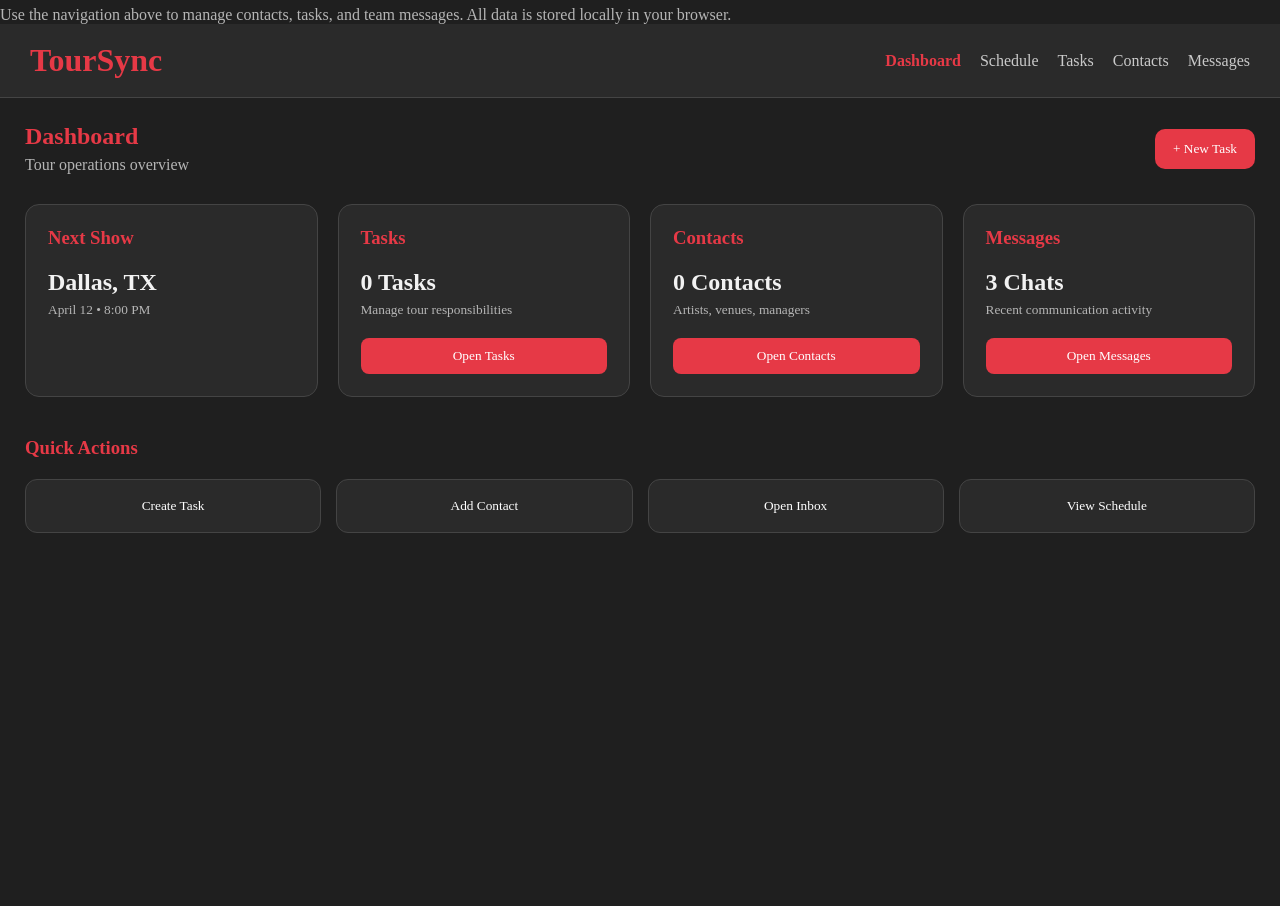
<file: index.html>
<!DOCTYPE html>
<html lang="en">
<head>
  <meta charset="UTF-8">
  <meta
    name="viewport"
    content="width=device-width, initial-scale=1.0"
  >

  <title>TourSync Dashboard</title>
<p class="subtitle">
  Use the navigation above to manage contacts, tasks, and team messages. All data is stored locally in your browser.
</p>
  <link rel="stylesheet" href="style.css">
  <script defer src="script.js"></script>
</head>

<body>

<!-- =========================
     TOPBAR
========================= -->
<header class="topbar">

  <h1>TourSync</h1>

  <nav>
    <a href="index.html">Dashboard</a>
    <a href="schedule.html">Schedule</a>
    <a href="tasks.html">Tasks</a>
    <a href="contacts.html">Contacts</a>
    <a href="messages.html">Messages</a>
  </nav>

</header>

<!-- =========================
     MAIN DASHBOARD
========================= -->
<main class="container">

  <!-- PAGE HEADER -->
  <div class="dashboard-header">

    <div>
      <h2>Dashboard</h2>
      <p class="subtitle">
        Tour operations overview
      </p>
    </div>

    <button
      class="dashboard-btn"
      onclick="window.location.href='tasks.html'"
    >
      + New Task
    </button>

  </div>

  <!-- DASHBOARD GRID -->
  <div class="dashboard-grid">

    <!-- NEXT SHOW -->
    <div class="dashboard-card">

      <h3>Next Show</h3>

      <div class="card-content">
        <p>Dallas, TX</p>
        <small>April 12 • 8:00 PM</small>
      </div>

    </div>

    <!-- TASK COUNT -->
    <div class="dashboard-card clickable">

      <h3>Tasks</h3>

      <div class="card-content">
        <p id="dashboardTaskCount">0 Active Tasks</p>
        <small>Manage tour responsibilities</small>
      </div>

      <button
        onclick="window.location.href='tasks.html'"
      >
        Open Tasks
      </button>

    </div>

    <!-- CONTACT COUNT -->
    <div class="dashboard-card clickable">

      <h3>Contacts</h3>

      <div class="card-content">
        <p id="dashboardContactCount">0 Contacts</p>
        <small>Artists, venues, managers</small>
      </div>

      <button
        onclick="window.location.href='contacts.html'"
      >
        Open Contacts
      </button>

    </div>

    <!-- MESSAGES -->
    <div class="dashboard-card clickable">

      <h3>Messages</h3>

      <div class="card-content">
        <p id="dashboardMessageCount">0 Conversations</p>
        <small>Recent communication activity</small>
      </div>

      <button
        onclick="window.location.href='messages.html'"
      >
        Open Messages
      </button>

    </div>

  </div>

  <!-- QUICK ACTIONS -->
  <section class="quick-actions">

    <h3>Quick Actions</h3>

    <div class="quick-grid">

      <button onclick="window.location.href='tasks.html'">
        Create Task
      </button>

      <button onclick="window.location.href='contacts.html'">
        Add Contact
      </button>

      <button onclick="window.location.href='messages.html'">
        Open Inbox
      </button>

      <button onclick="window.location.href='schedule.html'">
        View Schedule
      </button>

    </div>

  </section>

</main>

</body>
</html>
</file>
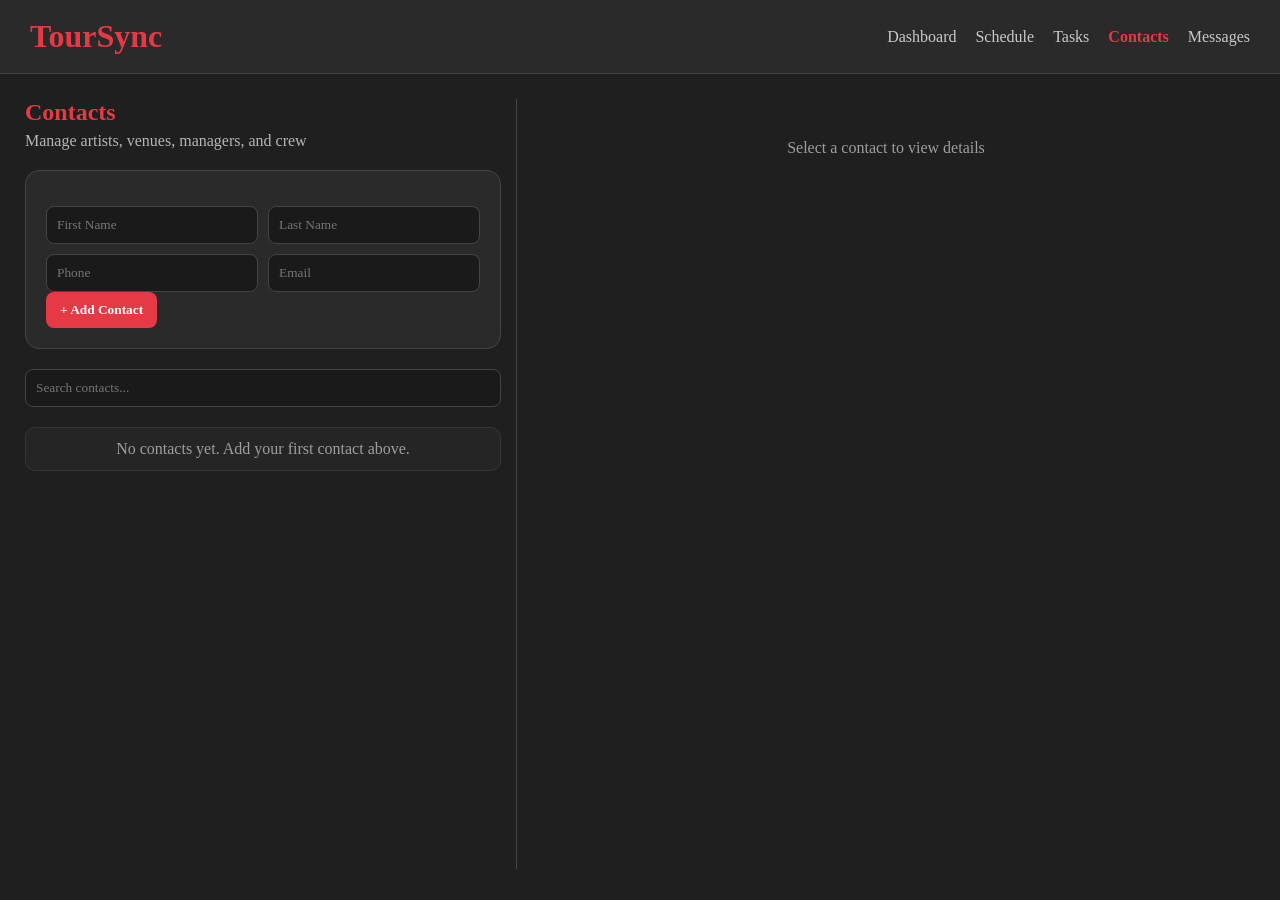
<file: contacts.html>
<!DOCTYPE html>
<html lang="en">
<head>
  <meta charset="UTF-8">
  <meta name="viewport" content="width=device-width, initial-scale=1.0">

  <title>Contacts</title>

  <link rel="stylesheet" href="style.css">
  <script defer src="script.js"></script>
</head>

<body>

<header class="topbar">

  <h1>TourSync</h1>

  <nav>
    <a href="index.html">Dashboard</a>
    <a href="schedule.html">Schedule</a>
    <a href="tasks.html">Tasks</a>
    <a href="contacts.html">Contacts</a>
    <a href="messages.html">Messages</a>
  </nav>

</header>

<main class="container contacts-layout">

  <!-- LEFT: CONTACT LIST -->
  <section class="contacts-left">

    <div class="page-header">
      <h2>Contacts</h2>
      <p class="subtitle">Manage artists, venues, managers, and crew</p>
    </div>

    <div class="contact-card">

      <div class="contact-form">

        <input id="firstName" class="input" placeholder="First Name">
        <input id="lastName" class="input" placeholder="Last Name">
        <input id="phone" class="input" placeholder="Phone">
        <input id="email" class="input" placeholder="Email">

      </div>

      <button type="button" class="btn btn-primary" onclick="addContact()">
        + Add Contact
      </button>

    </div>

    <div class="search-bar">
      <input class="input" id="searchInput" placeholder="Search contacts...">
    </div>

    <ul id="contactList"></ul>

  </section>

  <!-- RIGHT: CONTACT DETAIL PANEL -->
  <section class="contacts-right">

    <div id="contactPanel">

      <div id="contactDetails" class="empty-state">
        Select a contact to view details
      </div>

    </div>

  </section>

</main>
</body>
</html>
</file>
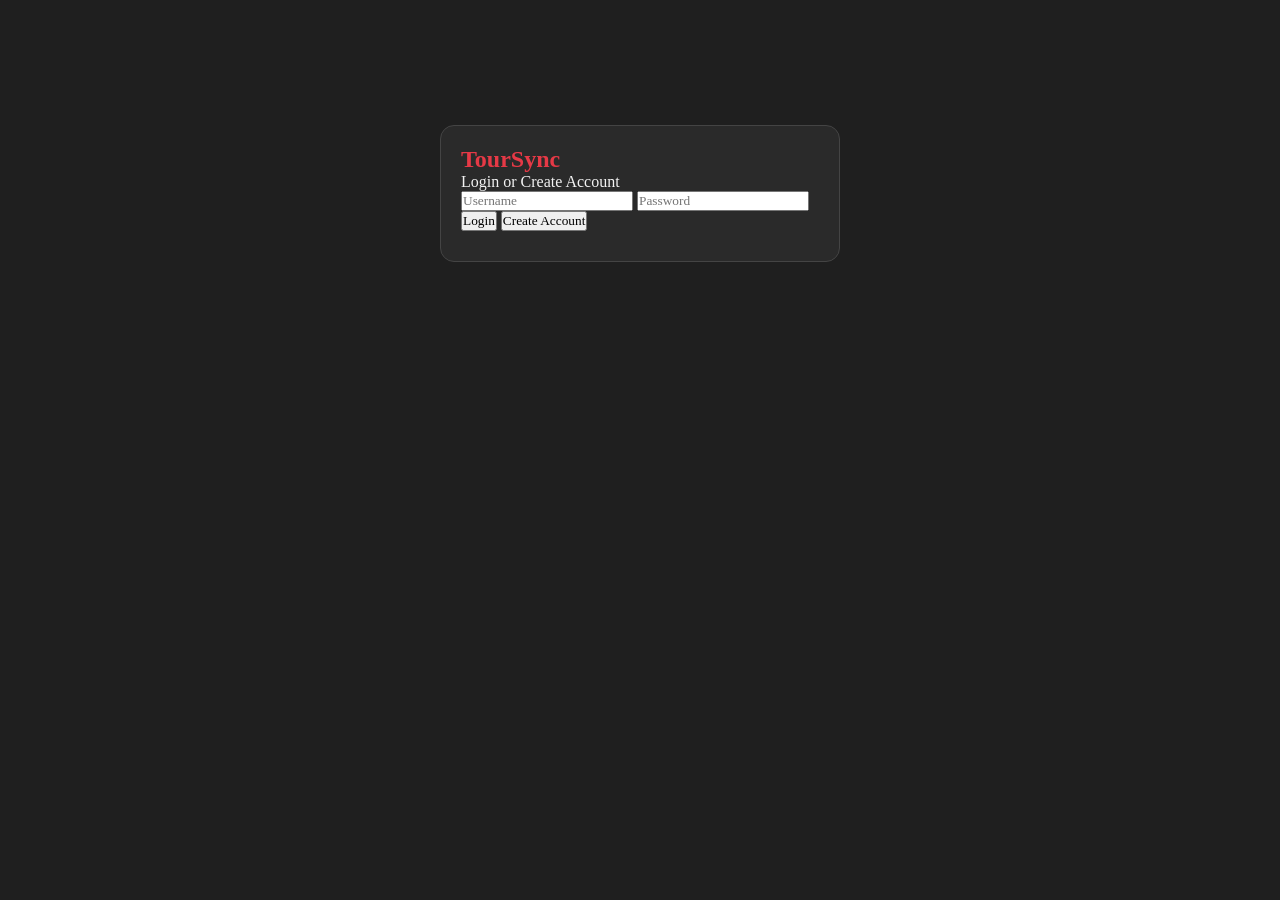
<file: login.html>
<!DOCTYPE html>
<html lang="en">
<head>
  <meta charset="UTF-8">
  <title>TourSync Login</title>
  <link rel="stylesheet" href="style.css">
  <script defer src="script.js"></script>
</head>

<body>

<div class="container">

  <div class="card" style="max-width:400px;margin:auto;margin-top:100px;">

    <h2>TourSync</h2>
    <p>Login or Create Account</p>

    <input id="username" placeholder="Username">
    <input id="password" type="password" placeholder="Password">

    <button onclick="loginUser()">Login</button>
    <button onclick="registerUser()">Create Account</button>

    <p id="loginMsg" style="color:var(--muted);margin-top:10px;"></p>

  </div>

</div>

</body>
</html>
</file>
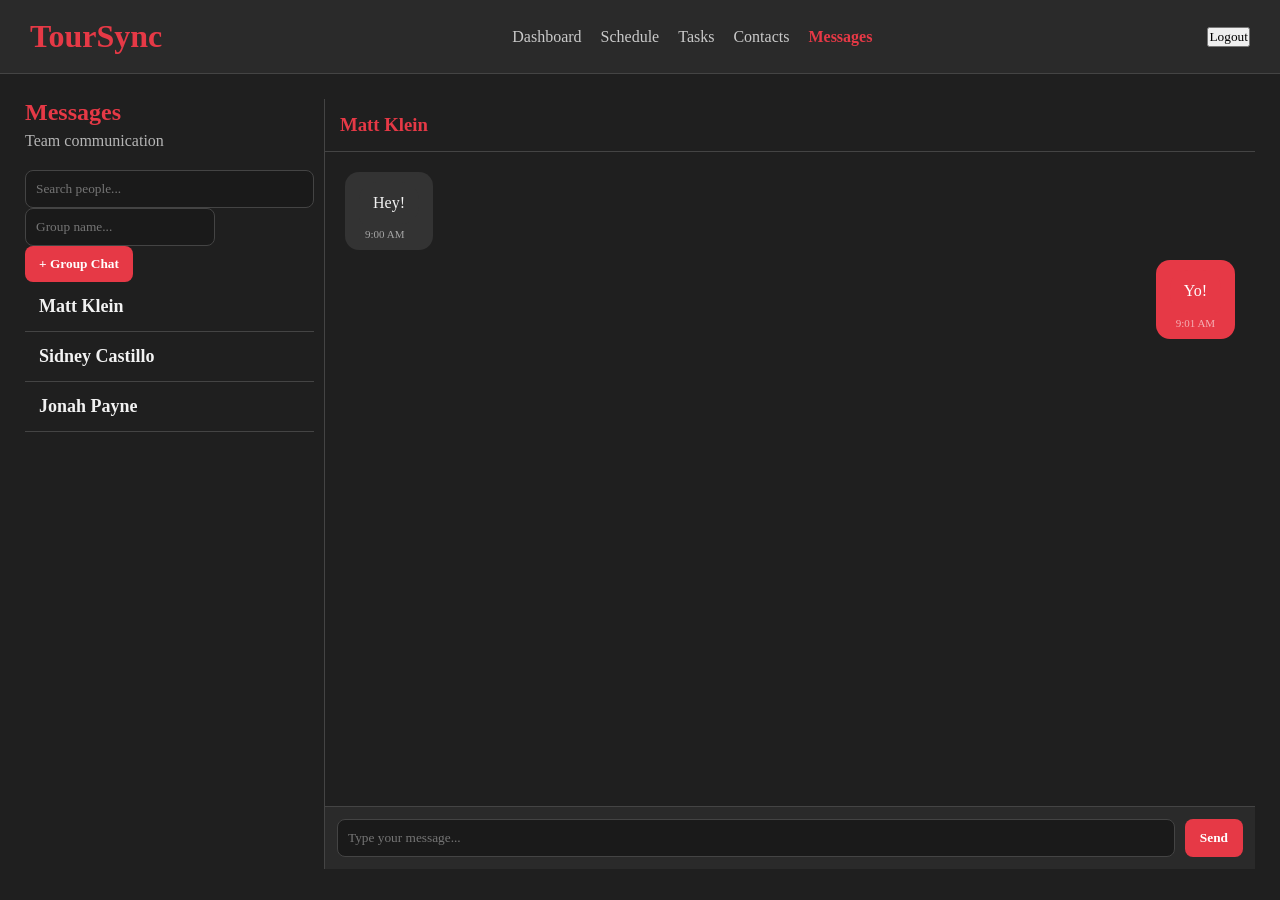
<file: messages.html>
<!DOCTYPE html>
<html lang="en">

<head>
  <meta charset="UTF-8">
  <title>Messages</title>

  <link rel="stylesheet" href="style.css">
  <script defer src="script.js"></script>
</head>

<body>

<header class="topbar">

  <h1>TourSync</h1>

  <nav>
    <a href="index.html">Dashboard</a>
    <a href="schedule.html">Schedule</a>
    <a href="tasks.html">Tasks</a>
    <a href="contacts.html">Contacts</a>
    <a href="messages.html">Messages</a>
  </nav>

  <button class="logout-btn" onclick="logout()">Logout</button>

</header>

<main class="container messages-layout">

  <!-- LEFT: CHAT LIST -->
  <aside class="messages-left">

    <div class="page-header">
      <h2>Messages</h2>
      <p class="subtitle">Team communication</p>
    </div>

    <input id="userSearch" class="input"
      placeholder="Search people..."
      onkeyup="renderUsers(this.value)">

    <div class="group-create">
      <input id="groupName" class="input" placeholder="Group name...">
      <button class="btn btn-primary" onclick="createGroupChat()">
        + Group Chat
      </button>
    </div>

    <ul id="userList"></ul>

  </aside>

  <!-- RIGHT: CHAT WINDOW -->
  <section class="messages-right">

    <div class="chat-header">
      <h3 id="chatTitle">Select a conversation</h3>
    </div>

    <ul id="messageList"></ul>

    <div class="message-box">

     <input id="messageInput" class="input" placeholder="Type your message...">

      <button class="btn btn-primary" onclick="sendMessage()">
        Send
      </button>

    </div>

  </section>

</main>

</body>
</html>
</file>
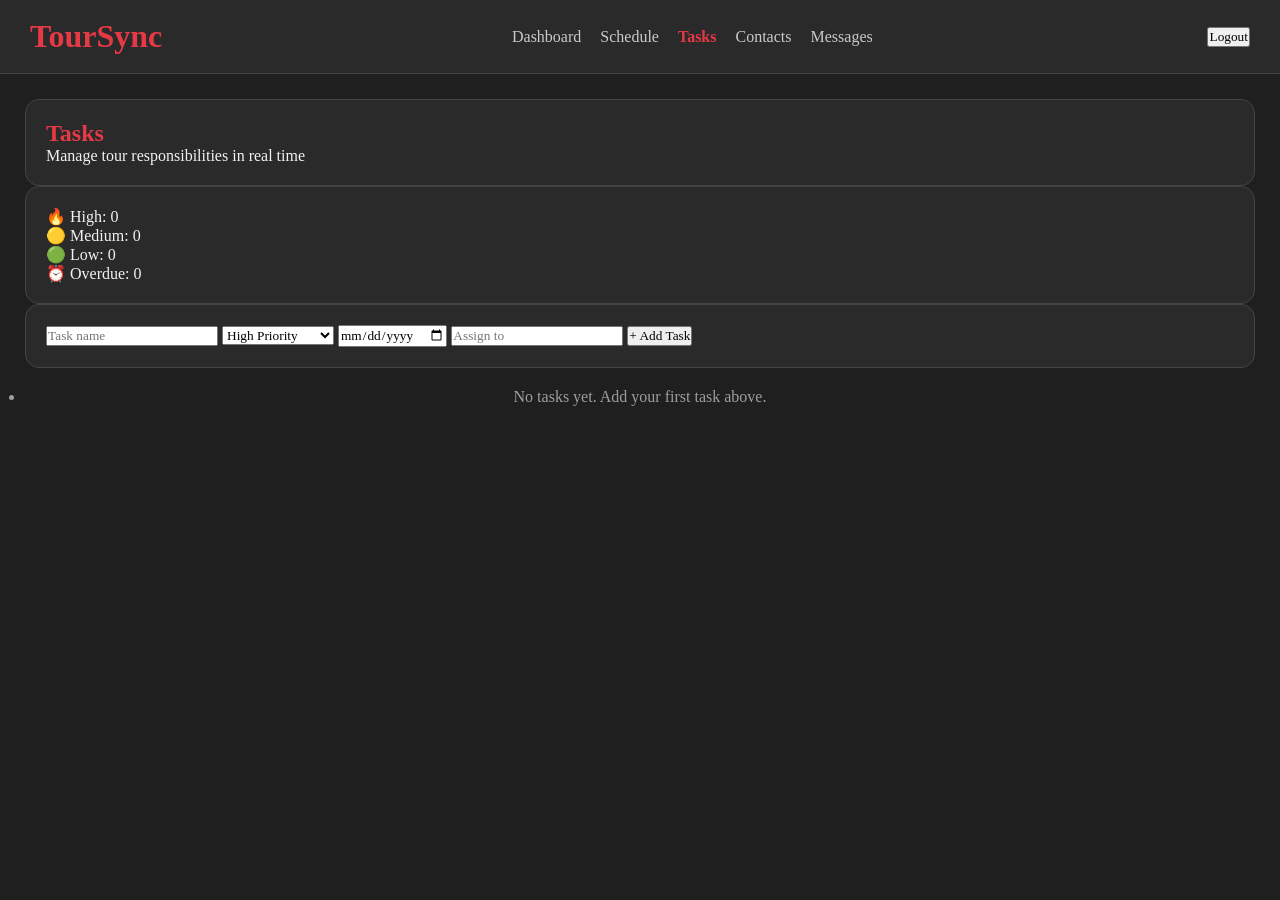
<file: tasks.html>
<!DOCTYPE html>
<html lang="en">

<head>
  <meta charset="UTF-8">
  <title>Tasks | TourSync</title>

  <link rel="stylesheet" href="style.css">
  <script defer src="script.js"></script>
</head>

<body>

<header class="topbar">

  <h1>TourSync</h1>

  <nav>
    <a href="index.html">Dashboard</a>
    <a href="schedule.html">Schedule</a>
    <a href="tasks.html">Tasks</a>
    <a href="contacts.html">Contacts</a>
    <a href="messages.html">Messages</a>
  </nav>

  <button class="logout-btn" onclick="logout()">Logout</button>

</header>

<main class="container">

  <!-- PAGE TITLE (now consistent with all pages) -->
  <div class="page-title card">
    <h2>Tasks</h2>
    <p>Manage tour responsibilities in real time</p>
  </div>

  <!-- TASK STATS -->
  <div class="task-stats card">
    <div>🔥 High: <span id="statHigh">0</span></div>
    <div>🟡 Medium: <span id="statMedium">0</span></div>
    <div>🟢 Low: <span id="statLow">0</span></div>
    <div>⏰ Overdue: <span id="statOverdue">0</span></div>
  </div>

  <!-- TASK INPUT -->
  <div class="card">

    <div class="task-input">

      <input id="taskInput" type="text" placeholder="Task name">

      <select id="taskPriority">
        <option value="high">High Priority</option>
        <option value="medium">Medium Priority</option>
        <option value="low">Low Priority</option>
      </select>

      <input id="taskDueDate" type="date">
      <input id="taskAssignee" type="text" placeholder="Assign to">

      <button onclick="addTask()">+ Add Task</button>

    </div>

  </div>

  <!-- TASK LIST -->
  <ul id="taskList"></ul>

</main>

</body>
</html>
</file>
<file: style.css>
/* =========================
   RESET
========================= */
* {
  margin: 0;
  padding: 0;
  box-sizing: border-box;
  font-family: Georgia, "Times New Roman", serif;
}

/* =========================
   THEME
========================= */
:root {
  --bg: #1f1f1f;
  --panel: #2a2a2a;
  --panel2: #333333;

  --text: #f2f2f2;
  --muted: #b5b5b5;

  --red: #e63946;
  --gold: #c9a227;
  --green: #2a9d8f;
}
/* =========================
   GLOBAL UI SYSTEM
========================= */

.btn {
  padding: 10px 14px;
  border-radius: 8px;
  border: none;
  cursor: pointer;
  transition: 0.2s ease;
  font-weight: bold;
}

.btn-primary {
  background: var(--red);
  color: white;
}

.btn-primary:hover {
  opacity: 0.9;
  transform: translateY(-1px);
}

.btn-secondary {
  background: var(--panel2);
  color: var(--text);
  border: 1px solid #444;
}

.btn-secondary:hover {
  border-color: var(--red);
}

nav a.active {
  color: var(--red);
  opacity: 1;
  font-weight: bold;
}
/* =========================
   GLOBAL INPUT SYSTEM
========================= */

.input {
  padding: 10px;
  border-radius: 8px;
  border: 1px solid #444;
  background: #1a1a1a;
  color: var(--text);
  outline: none;
}

.input:focus {
  border-color: var(--red);
}
/* =========================
   GLOBAL CARD SYSTEM
========================= */

.card {
  background: var(--panel);
  border: 1px solid #444;
  border-radius: 14px;
  padding: 20px;
  transition: 0.2s ease;
}

.card:hover {
  border-color: var(--red);
  transform: translateY(-2px);
}

/* =========================
   BODY
========================= */
body {
  background: var(--bg);
  color: var(--text);
  min-height: 100vh;
}

/* =========================
   TITLES
========================= */
h1, h2, h3 {
  color: var(--red);
  font-weight: bold;
}

/* =========================
   TOP BAR
========================= */
.topbar {
  display: flex;
  justify-content: space-between;
  align-items: center;
  padding: 18px 30px;
  background: var(--panel);
  border-bottom: 1px solid #444;
}

nav a {
  margin-left: 15px;
  text-decoration: none;
  color: var(--text);
  opacity: 0.8;
}

nav a:hover {
  color: var(--red);
  opacity: 1;
}

/* =========================
   PAGE CONTAINER
========================= */
.container {
  padding: 25px;
}

/* =========================
   CHAT LAYOUT
========================= */
.chat-layout {
  display: flex;
  height: calc(100vh - 80px);
}

/* =========================
   SIDEBAR
========================= */
.chat-sidebar {
  width: 300px;
  background: var(--panel);
  border-right: 1px solid #444;
  display: flex;
  flex-direction: column;
}

.chat-sidebar h3 {
  padding: 15px;
  border-bottom: 1px solid #444;
}

.chat-sidebar input {
  margin: 8px 10px;
  padding: 10px;
  border-radius: 8px;
  border: 1px solid #444;
  background: #1a1a1a;
  color: var(--text);
}

.chat-sidebar button {
  margin: 0 10px 10px 10px;
  padding: 10px;
  border: none;
  border-radius: 8px;
  background: var(--red);
  color: white;
  cursor: pointer;
}

/* =========================
   USERS LIST
========================= */
#userList {
  list-style: none;
  overflow-y: auto;
  flex: 1;
}

/* =========================
   CHAT PREVIEW (FIXED FOR YOUR JS)
========================= */
.chat-preview {
  padding: 14px;
  border-bottom: 1px solid #444;
  cursor: pointer;

  display: flex;
  flex-direction: column;
  gap: 5px;

  transition: 0.2s;
}

.chat-preview:hover {
  background: var(--panel2);
}

/* ACTIVE CHAT (optional but useful) */
.chat-preview.active {
  background: var(--panel2);
  border-left: 4px solid var(--red);
}

/* FIXED STYLING FOR JS ELEMENTS */
.chat-preview strong {
  font-size: 18px;
  font-weight: bold;
  color: var(--text);
}

.chat-preview small {
  font-size: 14px;
  color: var(--muted);
}

/* =========================
   CHAT WINDOW
========================= */
.chat-window {
  flex: 1;
  display: flex;
  flex-direction: column;
}

.chat-header {
  padding: 15px;
  border-bottom: 1px solid #444;
}

/* =========================
   MESSAGE LIST
========================= */
#messageList {
  flex: 1;
  list-style: none;
  padding: 20px;
  overflow-y: auto;

  display: flex;
  flex-direction: column;
  gap: 14px;

  scroll-behavior: smooth;
}

/* =========================
   MESSAGE BUBBLES
========================= */
.msg {
  max-width: 65%;
  padding: 10px 14px;
  border-radius: 14px;

  display: flex;
  flex-direction: column;
  gap: 6px;

  word-break: break-word;
}

/* message text safety */
.msg div {
  word-break: break-word;
}

/* YOU */
.msg.me {
  background: var(--red);
  color: white;
  align-self: flex-end;
}

/* THEM */
.msg.them {
  background: var(--panel2);
  color: var(--text);
  align-self: flex-start;
}

/* timestamp */
.msg small {
  font-size: 11px;
  opacity: 0.7;
}
/* =========================
   MESSAGE UPGRADE LAYER
========================= */

.msg {
  gap: 4px; /* slightly tighter for modern look */
}

/* new bubble wrapper */
.msg .bubble {
  padding: 10px 14px;
  border-radius: 18px;
  word-break: break-word;
  line-height: 1.4;
}

/* YOU */
.msg.me .bubble {
  background: var(--red);
  color: white;
  border-bottom-right-radius: 6px;
}

/* THEM */
.msg.them .bubble {
  background: var(--panel2);
  color: var(--text);
  border-bottom-left-radius: 6px;
}

/* timestamp upgrade */
.msg small {
  font-size: 11px;
  opacity: 0.6;
  margin-left: 6px;
}

/* =========================
   MESSAGE INPUT
========================= */
.message-box {
  display: flex;
  gap: 10px;
  padding: 12px;
  border-top: 1px solid #444;
  background: var(--panel);
}

.message-box input {
  flex: 1;
  padding: 10px;
  border-radius: 8px;
  border: 1px solid #444;
  background: #1a1a1a;
  color: var(--text);
}

.message-box button {
  padding: 10px 15px;
  border: none;
  border-radius: 8px;
  background: var(--red);
  color: white;
  cursor: pointer;
}
.messages-layout {
  display: flex;
  height: calc(100vh - 80px);
}

/* LEFT SIDE */
.messages-left {
  width: 300px;
  border-right: 1px solid #444;
  padding-right: 10px;
  display: flex;
  flex-direction: column;
}

/* RIGHT SIDE */
.messages-right {
  flex: 1;
  display: flex;
  flex-direction: column;
}

/* USER LIST */
#userList {
  list-style: none;
  overflow-y: auto;
  flex: 1;
}

/* CHAT ITEMS */
.chat-preview {
  padding: 14px;
  border-bottom: 1px solid #444;
  cursor: pointer;
}

.chat-preview:hover {
  background: var(--panel2);
}

.chat-preview.active {
  border-left: 4px solid var(--red);
  background: var(--panel2);
}

/* MESSAGE AREA */
#messageList {
  flex: 1;
  overflow-y: auto;
  list-style: none;
  padding: 20px;

  display: flex;
  flex-direction: column;
  gap: 10px;
}

/* MESSAGE INPUT */
.message-box {
  display: flex;
  gap: 10px;
  padding: 12px;
  border-top: 1px solid #444;
}

/* =========================
   TASK SYSTEM
========================= */
.task {
  background: var(--panel);
  padding: 12px;
  margin-bottom: 10px;
  border-radius: 10px;
  border: 1px solid #444;
}

.task.high { border-left: 6px solid var(--red); }
.task.medium { border-left: 6px solid var(--gold); }
.task.low { border-left: 6px solid var(--green); }

.task.done {
  opacity: 0.5;
  text-decoration: line-through;
}

.task.overdue {
  box-shadow: 0 0 10px rgba(230, 57, 70, 0.4);
}

/* =========================
   CONTACTS
========================= */
#contactList li {
  background: var(--panel);
  padding: 12px;
  margin-bottom: 10px;
  border-radius: 10px;
  border: 1px solid #444;
}

/* =========================
   DELETE BUTTON
========================= */
.delete {
  color: var(--red);
  cursor: pointer;
  font-weight: bold;
}

/* =========================
   FOOTER
========================= */
footer {
  text-align: center;
  padding: 20px;
  color: var(--muted);
  border-top: 1px solid #444;
}

/* =========================
   DASHBOARD
========================= */

.dashboard-header {
  display: flex;
  justify-content: space-between;
  align-items: center;
  margin-bottom: 30px;
}

.subtitle {
  color: var(--muted);
  margin-top: 6px;
}

.dashboard-btn {
  background: var(--red);
  color: white;
  border: none;
  padding: 12px 18px;
  border-radius: 10px;
  cursor: pointer;
}

/* =========================
   DASHBOARD GRID
========================= */

.dashboard-grid {
  display: grid;
  grid-template-columns:
    repeat(auto-fit, minmax(250px, 1fr));

  gap: 20px;
}

/* =========================
   DASHBOARD CARDS
========================= */

.dashboard-card {
  background: var(--panel);
  border: 1px solid #444;

  border-radius: 14px;

  padding: 22px;

  display: flex;
  flex-direction: column;
  gap: 20px;

  transition: 0.2s ease;
}

.dashboard-card.clickable:hover {
  transform: translateY(-4px);
  border-color: var(--red);
}

.card-content {
  display: flex;
  flex-direction: column;
  gap: 6px;
}

.card-content p {
  font-size: 24px;
  font-weight: bold;
}

.card-content small {
  color: var(--muted);
}

.dashboard-card button {
  background: var(--red);
  color: white;

  border: none;

  padding: 10px 14px;

  border-radius: 8px;

  cursor: pointer;
}

/* =========================
   QUICK ACTIONS
========================= */

.quick-actions {
  margin-top: 40px;
}

.quick-actions h3 {
  margin-bottom: 20px;
}

.quick-grid {
  display: grid;

  grid-template-columns:
    repeat(auto-fit, minmax(180px, 1fr));

  gap: 15px;
}

.quick-grid button {
  background: var(--panel);

  border: 1px solid #444;

  color: white;

  padding: 18px;

  border-radius: 12px;

  cursor: pointer;

  transition: 0.2s ease;
}

.quick-grid button:hover {
  background: var(--panel2);
  border-color: var(--red);
}
/* =========================
   CONTACTS PAGE
========================= */

.page-header {
  margin-bottom: 20px;
}

/* FORM CARD */
.contact-card {
  background: var(--panel);
  border: 1px solid #444;

  padding: 20px;
  border-radius: 14px;

  margin-bottom: 20px;
}

.contact-form {
  display: grid;
  grid-template-columns: repeat(auto-fit, minmax(150px, 1fr));
  gap: 10px;
  margin-top: 15px;
}

/* now uses global system */
.contact-form .input {
  width: 100%;
}

/* SEARCH */
.search-bar {
  margin: 20px 0;
}

.search-bar .input {
  width: 100%;
}

/* CONTACT ITEM */
.contact-item {
  background: var(--panel);
  border: 1px solid #444;

  padding: 15px;
  border-radius: 12px;

  margin-bottom: 10px;

  display: flex;
  justify-content: space-between;
  align-items: center;

  transition: 0.2s ease;
}

.contact-item:hover {
  transform: translateY(-2px);
  border-color: var(--red);
}

.contact-item small {
  display: block;
  color: var(--muted);
  margin-top: 5px;
}

.contact-panel {
  position: fixed;
  top: 100px;
  right: 20px;

  width: 320px;
  background: var(--panel);
  border: 1px solid #444;
  border-radius: 14px;

  padding: 20px;

  z-index: 1000;
}

.contact-view textarea {
  width: 100%;
  margin-top: 6px;
  resize: none;
}

.hidden {
  display: none;
}
.contacts-layout {
  display: flex;
  height: calc(100vh - 80px);
}

/* LEFT SIDE */
.contacts-left {
  width: 40%;
  min-width: 320px;
  border-right: 1px solid #444;
  padding-right: 15px;
  overflow-y: auto;
}

/* RIGHT SIDE */
.contacts-right {
  flex: 1;
  padding: 20px;
  overflow-y: auto;
}

/* CONTACT LIST ITEM FEEL */
.contact-item {
  background: var(--panel);
  border: 1px solid #444;
  padding: 12px;
  border-radius: 10px;
  margin-bottom: 10px;
  cursor: pointer;
  transition: 0.2s;
}

.contact-item:hover {
  border-color: var(--red);
  transform: translateY(-2px);
}

/* ACTIVE STATE */
.contact-item.active {
  border-color: var(--red);
  background: var(--panel2);
}
/* ACTIONS */
.contact-actions button {
  background: #5c1f25;
  color: white;

  border: none;
  padding: 8px 12px;

  border-radius: 6px;

  cursor: pointer;
}

/* EMPTY STATE */
.empty-state {
  text-align: center;
  padding: 20px;
  opacity: 0.6;
}
</file>
